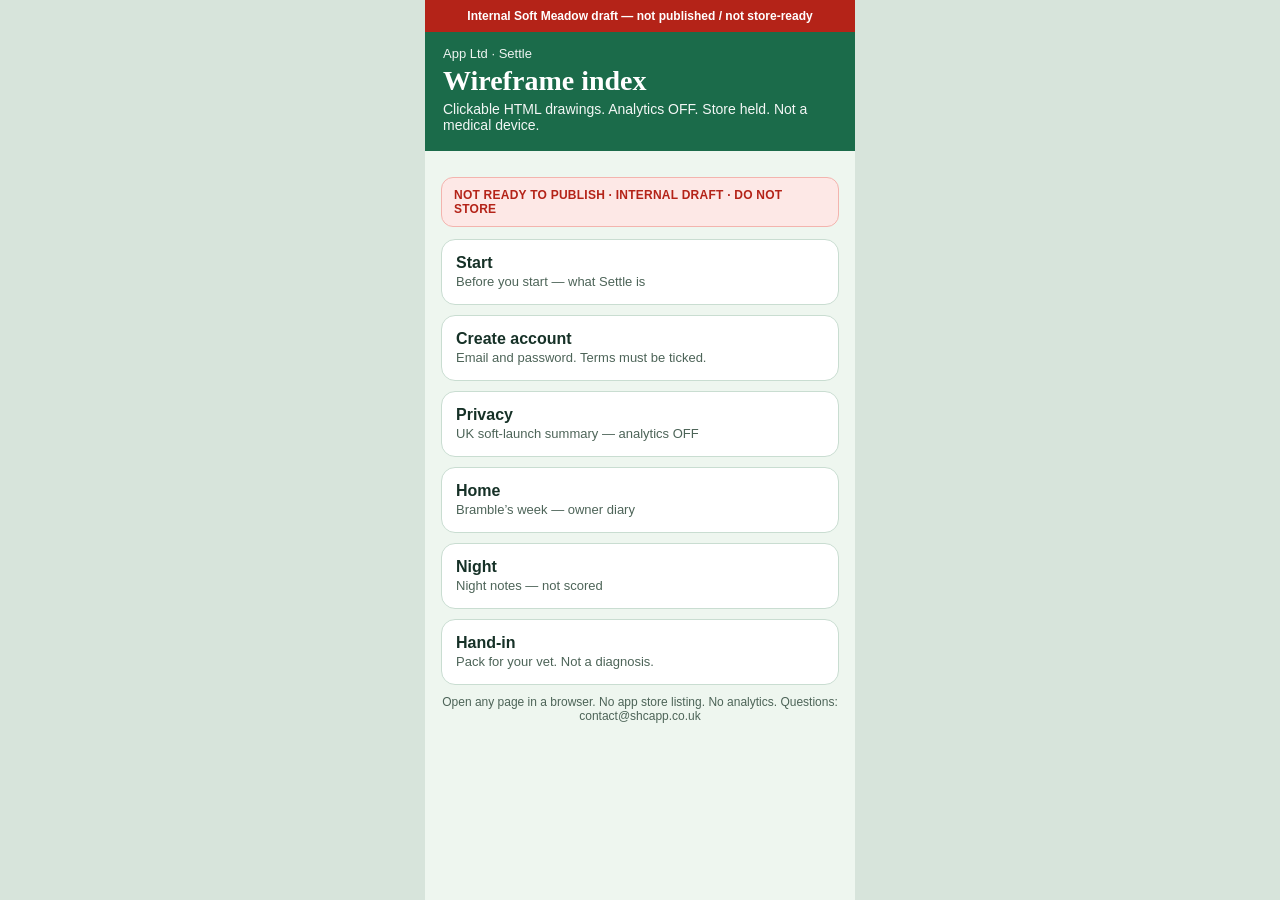
<file: index.html>
<!DOCTYPE html>
<html lang="en-GB">
<head>
  <meta charset="utf-8">
  <meta name="viewport" content="width=device-width, initial-scale=1">
  <title>Soft Meadow wireframes — index</title>
  <link rel="stylesheet" href="css/app.css">
</head>
<body>
  <div class="page">
    <div class="draft-top">Internal Soft Meadow draft — not published / not store-ready</div>
    <header class="header">
      <p>App Ltd · Settle</p>
      <h1>Wireframe index</h1>
      <p class="sub">Clickable HTML drawings. Analytics OFF. Store held. Not a medical device.</p>
    </header>
    <main class="main">
      <p class="banner">Not ready to publish · internal draft · do not store</p>
      <ul class="index-list">
        <li><a href="start.html"><b>Start</b><span>Before you start — what Settle is</span></a></li>
        <li><a href="account-create.html"><b>Create account</b><span>Email and password. Terms must be ticked.</span></a></li>
        <li><a href="privacy.html"><b>Privacy</b><span>UK soft-launch summary — analytics OFF</span></a></li>
        <li><a href="home.html"><b>Home</b><span>Bramble’s week — owner diary</span></a></li>
        <li><a href="night.html"><b>Night</b><span>Night notes — not scored</span></a></li>
        <li><a href="hand-in.html"><b>Hand-in</b><span>Pack for your vet. Not a diagnosis.</span></a></li>
      </ul>
      <p class="note">Open any page in a browser. No app store listing. No analytics. Questions: contact@shcapp.co.uk</p>
    </main>
  </div>
</body>
</html>
</file>
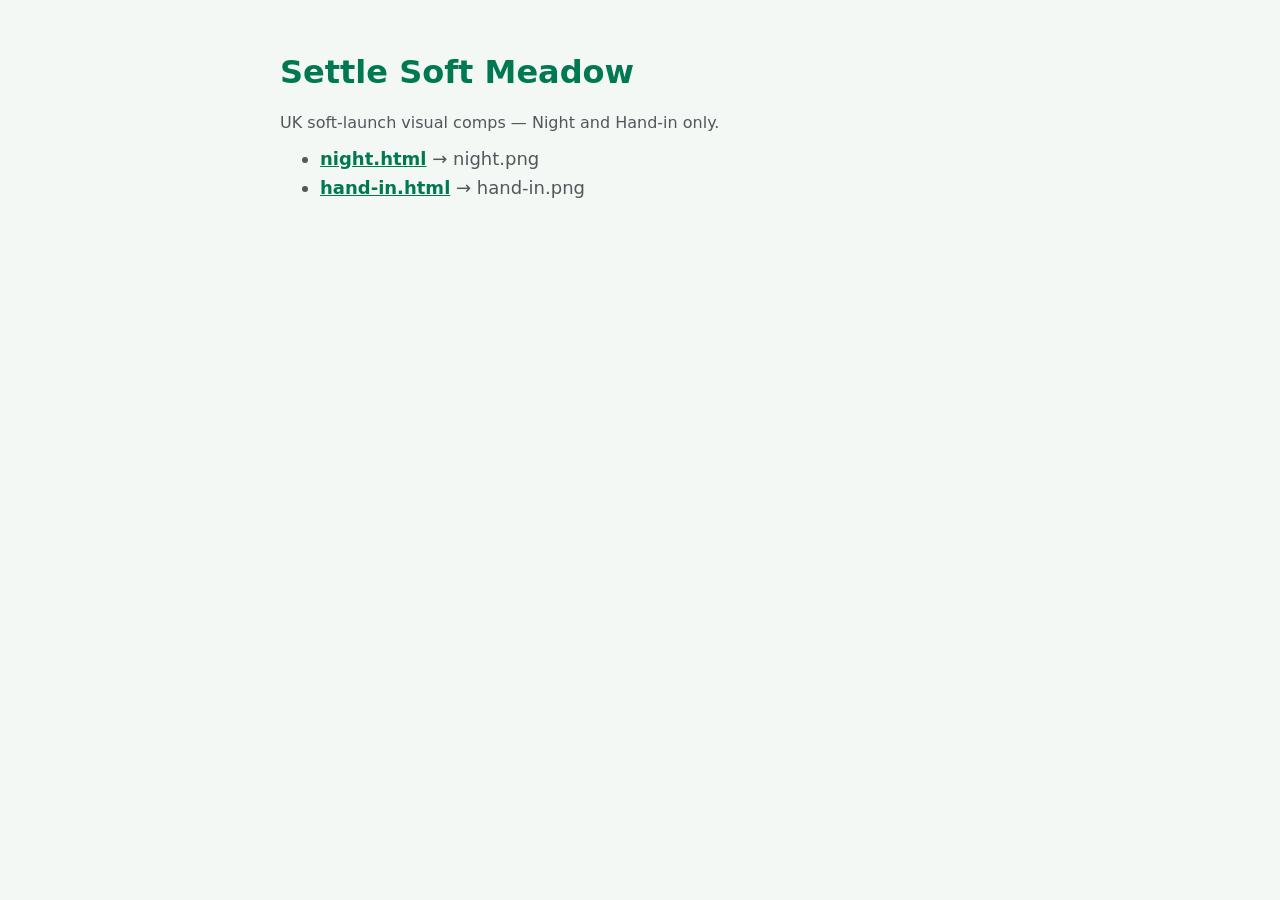
<file: soft-meadow-gapcheck-2026-10-03/index.html>
<!DOCTYPE html>
<html lang="en-GB">
<head>
<meta charset="utf-8" />
<title>Settle Soft Meadow comps</title>
<style>
body{font-family:'Open Sans',system-ui,sans-serif;background:#F3F8F4;color:#53565A;padding:32px;max-width:720px;margin:0 auto}
a{color:#007953;font-weight:700}
li{margin:8px 0;font-size:18px}
h1{color:#007953}
</style>
</head>
<body>
<h1>Settle Soft Meadow</h1>
<p>UK soft-launch visual comps — Night and Hand-in only.</p>
<ul>
<li><a href="night.html">night.html</a> → night.png</li>
<li><a href="hand-in.html">hand-in.html</a> → hand-in.png</li>
</ul>
</body>
</html>
</file>
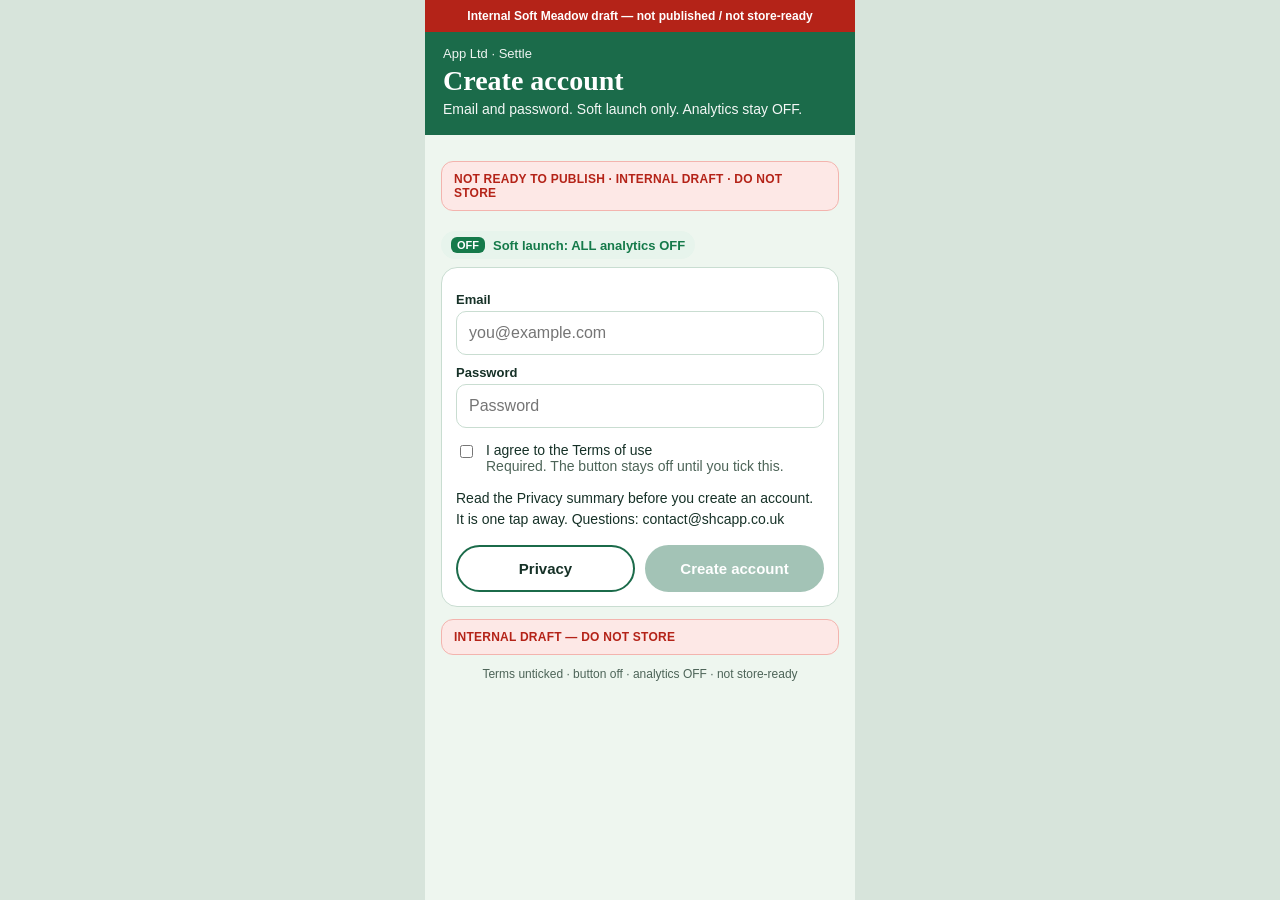
<file: account-create.html>
<!DOCTYPE html>
<html lang="en-GB">
<head>
  <meta charset="utf-8">
  <meta name="viewport" content="width=device-width, initial-scale=1">
  <title>Create account — Soft Meadow draft</title>
  <link rel="stylesheet" href="css/app.css">
</head>
<body>
  <div class="page">
    <div class="draft-top">Internal Soft Meadow draft — not published / not store-ready</div>
    <header class="header">
      <p>App Ltd · Settle</p>
      <h1>Create account</h1>
      <p class="sub">Email and password. Soft launch only. Analytics stay OFF.</p>
    </header>
    <main class="main">
      <p class="banner">Not ready to publish · internal draft · do not store</p>
      <p class="off"><b>OFF</b> Soft launch: ALL analytics OFF</p>
      <form class="card" action="privacy.html" method="get">
        <label class="field" for="email">Email</label>
        <input id="email" name="email" type="email" placeholder="you@example.com" autocomplete="username">
        <label class="field" for="password">Password</label>
        <input id="password" name="password" type="password" placeholder="Password" autocomplete="new-password">
        <label class="check">
          <input id="terms" type="checkbox">
          <span>I agree to the Terms of use<br><span class="muted">Required. The button stays off until you tick this.</span></span>
        </label>
        <p class="muted">Read the Privacy summary before you create an account. It is one tap away. Questions: contact@shcapp.co.uk</p>
        <div class="actions">
          <a class="btn btn-ghost" href="privacy.html">Privacy</a>
          <button class="btn btn-primary" type="submit">Create account</button>
        </div>
      </form>
      <p class="banner">Internal draft — do not store</p>
      <p class="note">Terms unticked · button off · analytics OFF · not store-ready</p>
    </main.
  </div>
</body>
</html>
</file>
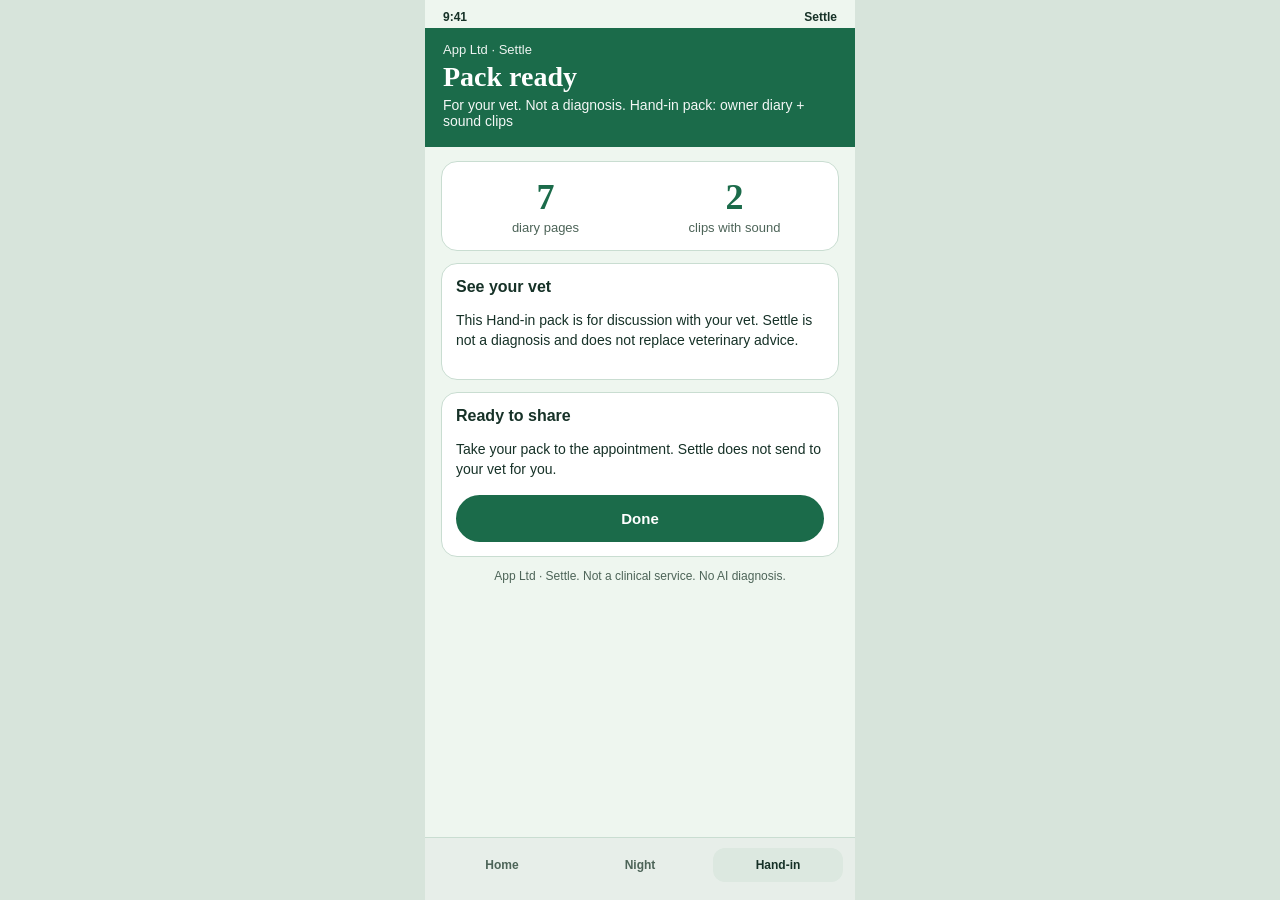
<file: hand-in.html>
<!DOCTYPE html>
<html lang="en-GB">
<head>
  <meta charset="utf-8">
  <meta name="viewport" content="width=device-width, initial-scale=1">
  <title>Hand-in pack — Soft Meadow draft</title>
  <link rel="stylesheet" href="css/app.css">
</head>
<body>
  <div class="page">
    <div class="bar"><span>9:41</span><span>Settle</span></div>
    <header class="header">
      <p>App Ltd · Settle</p>
      <h1>Pack ready</h1>
      <p class="sub">For your vet. Not a diagnosis. Hand-in pack: owner diary + sound clips</p>
    </header>
    <main class="main">
      <section class="card">
        <div class="stats">
          <div><b>7</b><span>diary pages</span></div>
          <div><b>2</b><span>clips with sound</span></div>
        </div>
      </section>
      <section class="card">
        <h2>See your vet</h2>
        <p>This Hand-in pack is for discussion with your vet. Settle is not a diagnosis and does not replace veterinary advice.</p>
      </section>
      <section class="card">
        <h2>Ready to share</h2>
        <p>Take your pack to the appointment. Settle does not send to your vet for you.</p>
        <div class="actions">
          <a class="btn btn-primary" href="home.html">Done</a>
        </div>
      </section>
      <p class="note">App Ltd · Settle. Not a clinical service. No AI diagnosis.</p>
    </main>
    <nav class="nav">
      <a href="home.html">Home</a>
      <a href="night.html">Night</a>
      <a class="on" href="hand-in.html">Hand-in</a>
    </nav>
  </div>
</body>
</html>
</file>
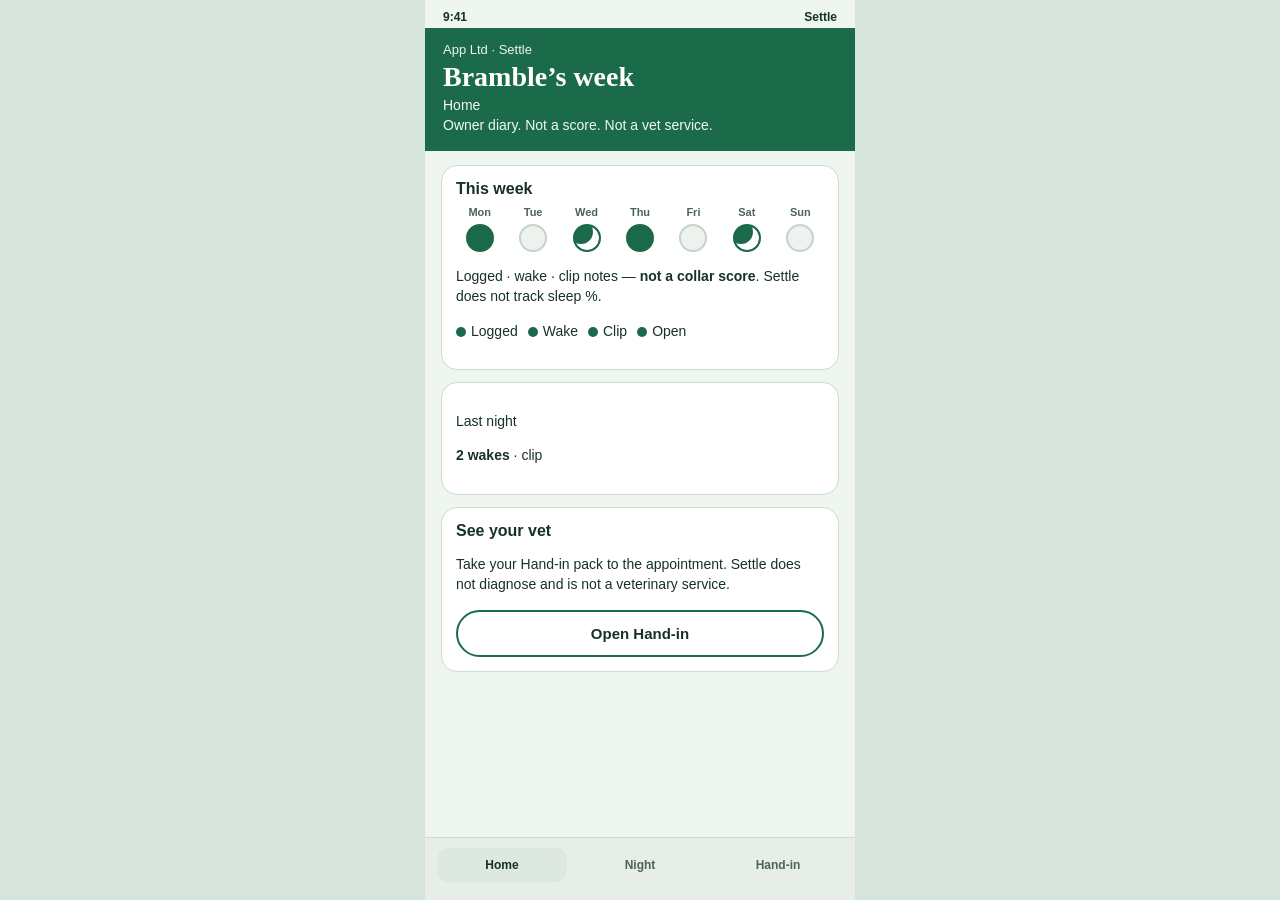
<file: home.html>
<!DOCTYPE html>
<html lang="en-GB">
<head>
  <meta charset="utf-8">
  <meta name="viewport" content="width=device-width, initial-scale=1">
  <title>Home — Soft Meadow draft</title>
  <link rel="stylesheet" href="css/app.css">
</head>
<body>
  <div class="page">
    <div class="bar"><span>9:41</span><span>Settle</span></div>
    <header class="header">
      <p>App Ltd · Settle</p>
      <h1>Bramble’s week</h1>
      <p class="sub">Home</p>
      <p class="sub">Owner diary. Not a score. Not a vet service.</p>
    </header>
    <main class="main">
      <section class="card">
        <h2>This week</h2>
        <div class="week">
          <div>Mon<div class="dot logged"></div></div>
          <div>Tue<div class="dot open"></div></div>
          <div>Wed<div class="dot wake"></div></div>
          <div>Thu<div class="dot logged"></div></div>
          <div>Fri<div class="dot open"></div></div>
          <div>Sat<div class="dot wake"></div></div>
          <div>Sun<div class="dot open"></div></div>
        </div>
        <p class="muted">Logged · wake · clip notes — <strong>not a collar score</strong>. Settle does not track sleep %.</p>
        <p class="key"><span>Logged</span><span>Wake</span><span>Clip</span><span>Open</span></p>
      </section>
      <section class="card">
        <p class="muted">Last night</p>
        <p><strong>2 wakes</strong> · clip</p>
      </section>
      <section class="card">
        <h2>See your vet</h2>
        <p>Take your Hand-in pack to the appointment. Settle does not diagnose and is not a veterinary service.</p>
        <div class="actions">
          <a class="btn btn-ghost" href="hand-in.html">Open Hand-in</a>
        </div>
      </section>
    </main>
    <nav class="nav">
      <a class="on" href="home.html">Home</a>
      <a href="night.html">Night</a>
      <a href="hand-in.html">Hand-in</a>
    </nav>
  </div>
</body>
</html>
</file>
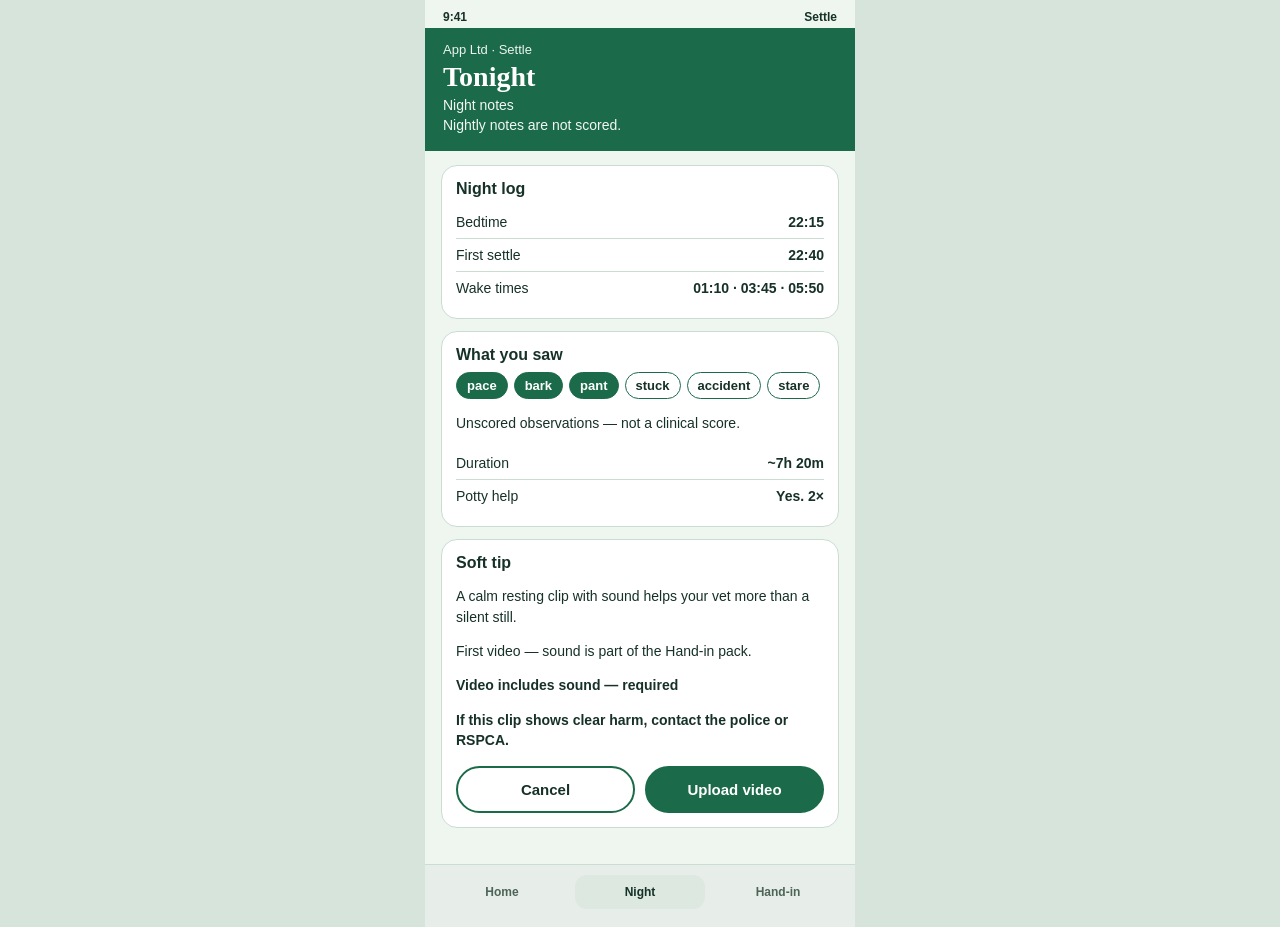
<file: night.html>
<!DOCTYPE html>
<html lang="en-GB">
<head>
  <meta charset="utf-8">
  <meta name="viewport" content="width=device-width, initial-scale=1">
  <title>Night notes — Soft Meadow draft</title>
  <link rel="stylesheet" href="css/app.css">
</head>
<body>
  <div class="page">
    <div class="bar"><span>9:41</span><span>Settle</span></div>
    <header class="header">
      <p>App Ltd · Settle</p>
      <h1>Tonight</h1>
      <p class="sub">Night notes</p>
      <p class="sub">Nightly notes are not scored.</p>
    </header>
    <main class="main">
      <section class="card">
        <h2>Night log</h2>
        <div class="row"><span>Bedtime</span><strong>22:15</strong></div>
        <div class="row"><span>First settle</span><strong>22:40</strong></div>
        <div class="row"><span>Wake times</span><strong>01:10 · 03:45 · 05:50</strong></div>
      </section>
      <section class="card">
        <h2>What you saw</h2>
        <div class="chips">
          <span class="chip on">pace</span>
          <span class="chip on">bark</span>
          <span class="chip on">pant</span>
          <span class="chip">stuck</span>
          <span class="chip">accident</span>
          <span class="chip">stare</span>
        </div>
        <p class="muted">Unscored observations — not a clinical score.</p>
        <div class="row"><span>Duration</span><strong>~7h 20m</strong></div>
        <div class="row"><span>Potty help</span><strong>Yes. 2×</strong></div>
      </section>
      <section class="card">
        <h2>Soft tip</h2>
        <p>A calm resting clip with sound helps your vet more than a silent still.</p>
        <p class="muted">First video — sound is part of the Hand-in pack.</p>
        <p><strong>Video includes sound — required</strong></p>
        <p class="warn">If this clip shows clear harm, contact the police or RSPCA.</p>
        <div class="actions">
          <a class="btn btn-ghost" href="home.html">Cancel</a>
          <a class="btn btn-primary" href="hand-in.html">Upload video</a>
        </div>
      </section>
    </main>
    <nav class="nav">
      <a href="home.html">Home</a>
      <a class="on" href="night.html">Night</a>
      <a href="hand-in.html">Hand-in</a>
    </nav>
  </div>
</body>
</html>
</file>
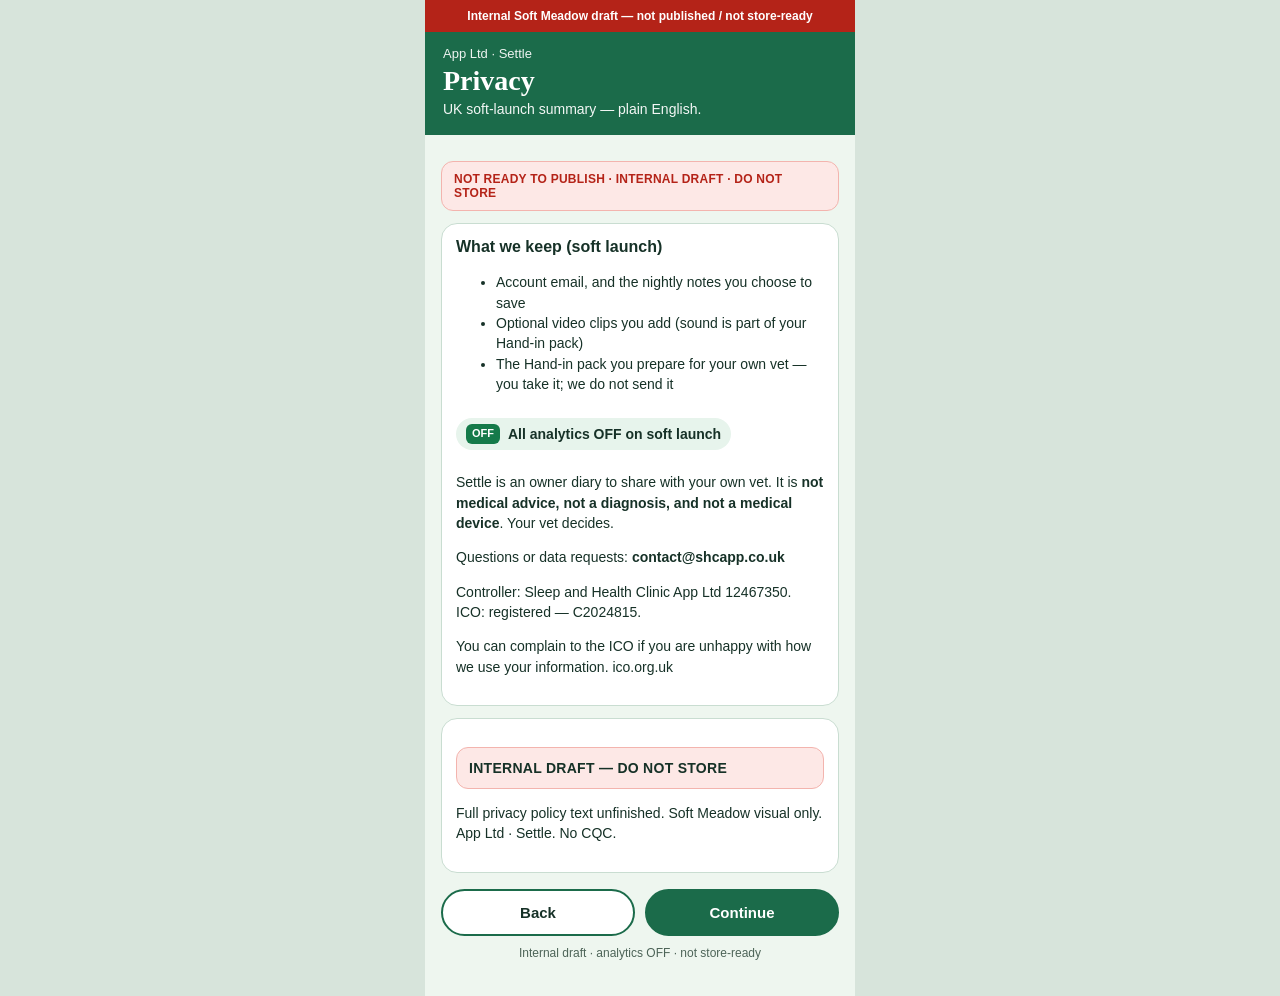
<file: privacy.html>
<!DOCTYPE html>
<html lang="en-GB">
<head>
  <meta charset="utf-8">
  <meta name="viewport" content="width=device-width, initial-scale=1">
  <title>Privacy — Soft Meadow draft</title>
  <link rel="stylesheet" href="css/app.css">
</head>
<body>
  <div class="page">
    <div class="draft-top">Internal Soft Meadow draft — not published / not store-ready</div>
    <header class="header">
      <p>App Ltd · Settle</p>
      <h1>Privacy</h1>
      <p class="sub">UK soft-launch summary — plain English.</p>
    </header>
    <main class="main">
      <p class="banner">Not ready to publish · internal draft · do not store</p>
      <section class="card">
        <h2>What we keep (soft launch)</h2>
        <ul>
          <li>Account email, and the nightly notes you choose to save</li>
          <li>Optional video clips you add (sound is part of your Hand-in pack)</li>
          <li>The Hand-in pack you prepare for your own vet — you take it; we do not send it</li>
        </ul>
        <p class="off"><b>OFF</b> All analytics OFF on soft launch</p>
        <p>Settle is an owner diary to share with your own vet. It is <strong>not medical advice, not a diagnosis, and not a medical device</strong>. Your vet decides.</p>
        <p>Questions or data requests: <strong>contact@shcapp.co.uk</strong></p>
        <p>Controller: Sleep and Health Clinic App Ltd 12467350. ICO: registered — C2024815.</p>
        <p class="muted">You can complain to the ICO if you are unhappy with how we use your information. ico.org.uk</p>
      </section>
      <section class="card">
        <p class="banner">Internal draft — do not store</p>
        <p class="muted">Full privacy policy text unfinished. Soft Meadow visual only. App Ltd · Settle. No CQC.</p>
      </section>
      <div class="actions">
        <a class="btn btn-ghost" href="account-create.html">Back</a>
        <a class="btn btn-primary" href="home.html">Continue</a>
      </div>
      <p class="note">Internal draft · analytics OFF · not store-ready</p>
    </main>
  </div>
</body>
</html>
</file>
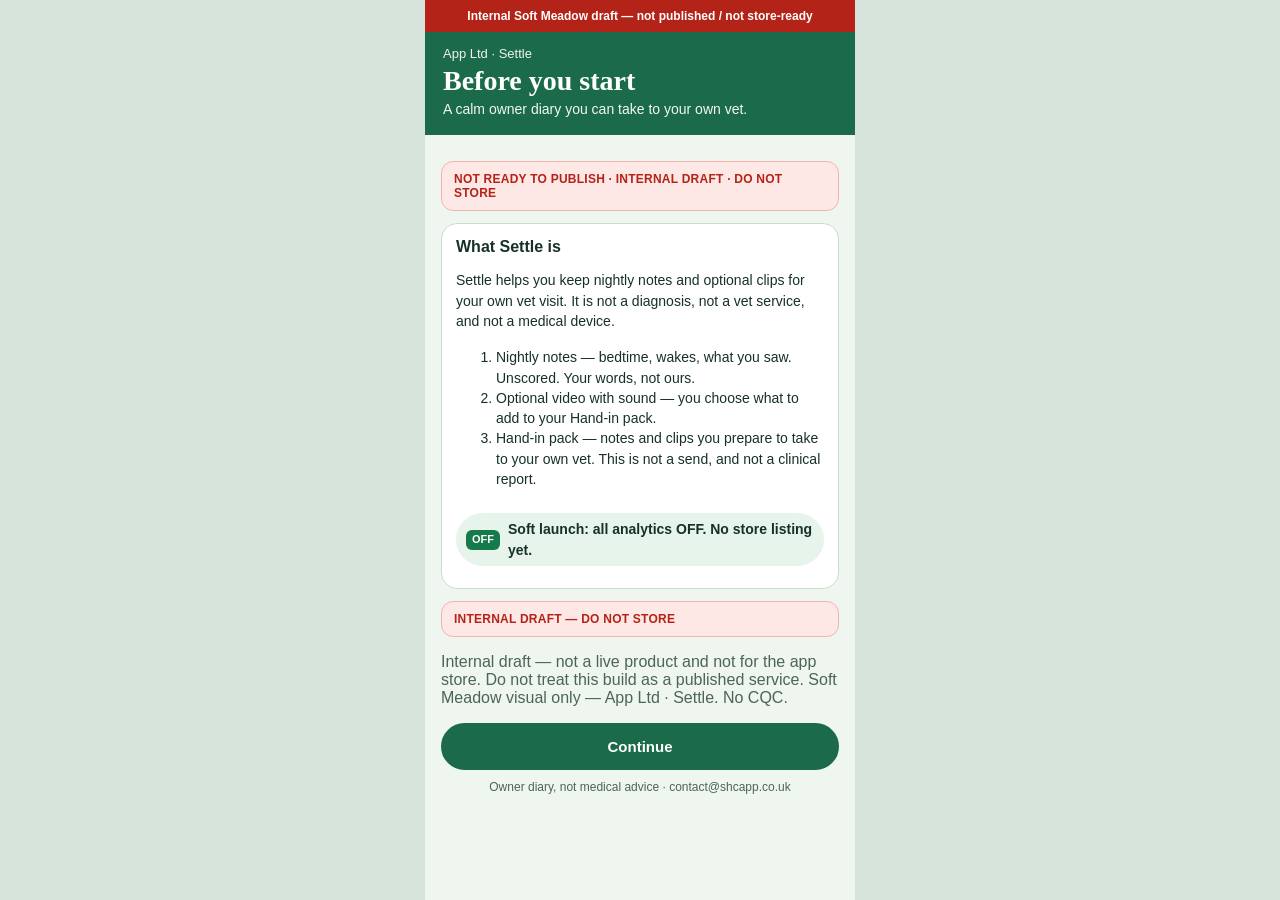
<file: start.html>
<!DOCTYPE html>
<html lang="en-GB">
<head>
  <meta charset="utf-8">
  <meta name="viewport" content="width=device-width, initial-scale=1">
  <title>Before you start — Soft Meadow draft</title>
  <link rel="stylesheet" href="css/app.css">
</head>
<body>
  <div class="page">
    <div class="draft-top">Internal Soft Meadow draft — not published / not store-ready</div>
    <header class="header">
      <p>App Ltd · Settle</p>
      <h1>Before you start</h1>
      <p class="sub">A calm owner diary you can take to your own vet.</p>
    </header>
    <main class="main">
      <p class="banner">Not ready to publish · internal draft · do not store</p>
      <section class="card">
        <h2>What Settle is</h2>
        <p>Settle helps you keep nightly notes and optional clips for your own vet visit. It is not a diagnosis, not a vet service, and not a medical device.</p>
        <ol>
          <li>Nightly notes — bedtime, wakes, what you saw. Unscored. Your words, not ours.</li>
          <li>Optional video with sound — you choose what to add to your Hand-in pack.</li>
          <li>Hand-in pack — notes and clips you prepare to take to your own vet. This is not a send, and not a clinical report.</li>
        </ol>
        <p class="off"><b>OFF</b> Soft launch: all analytics OFF. No store listing yet.</p>
      </section>
      <p class="banner">Internal draft — do not store</p>
      <p class="muted">Internal draft — not a live product and not for the app store. Do not treat this build as a published service. Soft Meadow visual only — App Ltd · Settle. No CQC.</p>
      <div class="actions">
        <a class="btn btn-primary" href="account-create.html">Continue</a>
      </div>
      <p class="note">Owner diary, not medical advice · contact@shcapp.co.uk</p>
    </main>
  </div>
</body>
</html>
</file>
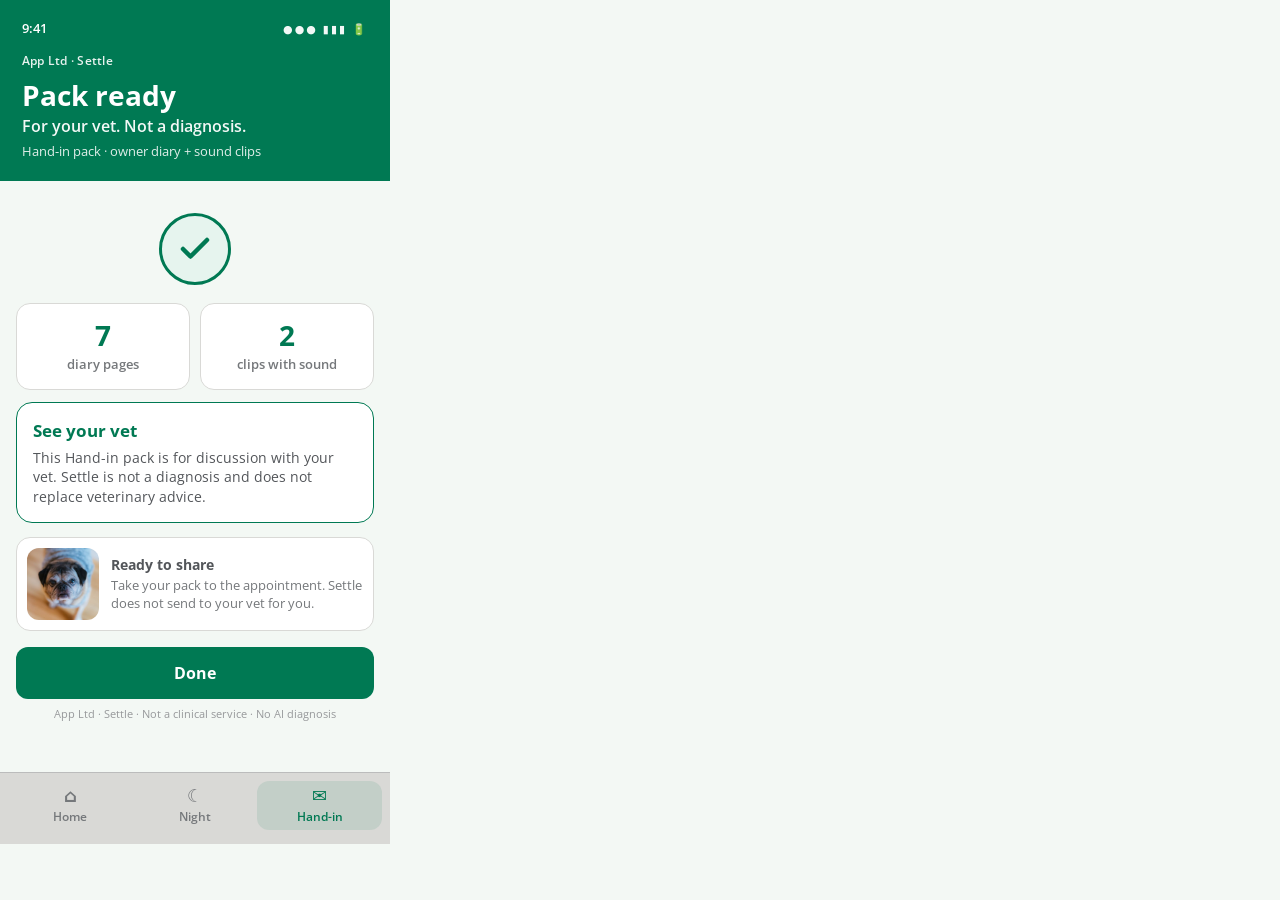
<file: soft-meadow-gapcheck-2026-10-03/hand-in.html>
<!DOCTYPE html>
<html lang="en-GB">
<head>
<meta charset="utf-8" />
<meta name="viewport" content="width=device-width, initial-scale=1" />
<title>Settle Soft Meadow — Hand-in</title>
<style>
@import url('https://fonts.googleapis.com/css2?family=Open+Sans:wght@400;600;700&display=swap');
:root {
  --primary: #007953;
  --bg: #F3F8F4;
  --cg1: #D9D9D6;
  --cg4: #BBBCBC;
  --cg7: #97999B;
  --cg9: #75787B;
  --cg11: #53565A;
  --white: #FFFFFF;
}
* { box-sizing: border-box; margin: 0; padding: 0; }
html, body {
  background: #E8ECE9;
  font-family: 'Open Sans', system-ui, sans-serif;
  color: var(--cg11);
  -webkit-font-smoothing: antialiased;
}
.stage {
  min-height: 100vh;
  display: flex;
  align-items: flex-start;
  justify-content: center;
  padding: 24px;
}
.phone {
  width: 390px;
  height: 844px;
  background: var(--bg);
  border-radius: 36px;
  overflow: hidden;
  position: relative;
  box-shadow: 0 18px 48px rgba(83,86,90,0.22);
  border: 1px solid var(--cg4);
  display: flex;
  flex-direction: column;
}
.status {
  height: 44px;
  padding: 12px 22px 0;
  display: flex;
  justify-content: space-between;
  align-items: center;
  font-size: 13px;
  font-weight: 600;
  color: var(--white);
  background: var(--primary);
}
.status .icons { letter-spacing: 2px; font-size: 11px; opacity: 0.95; }
.header {
  background: var(--primary);
  color: var(--white);
  padding: 8px 22px 20px;
}
.brand {
  font-size: 12px;
  font-weight: 600;
  opacity: 0.9;
  margin-bottom: 10px;
  letter-spacing: 0.02em;
}
.header h1 {
  font-size: 28px;
  font-weight: 700;
  line-height: 1.15;
  margin-bottom: 4px;
}
.header .sub {
  font-size: 16px;
  font-weight: 600;
  opacity: 0.95;
  margin-bottom: 6px;
}
.header .note {
  font-size: 13px;
  font-weight: 400;
  opacity: 0.88;
  line-height: 1.35;
}
.scroll {
  flex: 1;
  overflow-y: auto;
  padding: 16px 16px 12px;
  padding-bottom: 88px;
}
.card {
  background: var(--white);
  border: 1px solid var(--cg1);
  border-radius: 16px;
  padding: 14px 16px;
  margin-bottom: 12px;
}
.card h2 {
  font-size: 15px;
  font-weight: 700;
  color: var(--cg11);
  margin-bottom: 10px;
}
.label {
  font-size: 13px;
  font-weight: 600;
  color: var(--cg9);
  margin-bottom: 6px;
}
.field {
  background: var(--bg);
  border: 1.5px solid var(--cg1);
  border-radius: 12px;
  min-height: 48px;
  padding: 12px 14px;
  font-size: 18px;
  font-weight: 600;
  color: var(--cg11);
  display: flex;
  align-items: center;
  margin-bottom: 10px;
}
.field:last-child { margin-bottom: 0; }
.chips {
  display: flex;
  flex-wrap: wrap;
  gap: 8px;
}
.chip {
  min-height: 48px;
  padding: 10px 16px;
  border-radius: 999px;
  border: 1.5px solid var(--cg4);
  background: var(--bg);
  font-size: 15px;
  font-weight: 600;
  color: var(--cg11);
  display: inline-flex;
  align-items: center;
}
.chip.on {
  border-color: var(--primary);
  background: #E6F4EE;
  color: var(--primary);
}
.chip-caption {
  font-size: 12px;
  color: var(--cg9);
  margin-top: 8px;
}
.row2 {
  display: grid;
  grid-template-columns: 1fr 1fr;
  gap: 10px;
}
.sheet {
  background: var(--white);
  border: 2px solid var(--primary);
  border-radius: 18px;
  padding: 16px;
  margin-bottom: 12px;
  box-shadow: 0 8px 24px rgba(0,121,83,0.12);
}
.sheet h2 {
  font-size: 17px;
  font-weight: 700;
  color: var(--cg11);
  margin-bottom: 8px;
}
.sound-badge {
  display: inline-flex;
  align-items: center;
  gap: 8px;
  background: #E6F4EE;
  color: var(--primary);
  border-radius: 10px;
  padding: 10px 12px;
  font-size: 14px;
  font-weight: 700;
  margin: 8px 0 10px;
  min-height: 44px;
}
.sound-badge .dot {
  width: 10px;
  height: 10px;
  border-radius: 50%;
  background: var(--primary);
}
.harm {
  font-size: 13px;
  line-height: 1.4;
  color: var(--cg11);
  background: #FFF8F0;
  border: 1px solid #F0E0C8;
  border-radius: 10px;
  padding: 10px 12px;
  margin-bottom: 14px;
}
.sheet-actions {
  display: grid;
  grid-template-columns: 1fr 1fr;
  gap: 10px;
}
.btn {
  min-height: 48px;
  border-radius: 12px;
  font-family: inherit;
  font-size: 16px;
  font-weight: 700;
  display: flex;
  align-items: center;
  justify-content: center;
  border: none;
  cursor: default;
}
.btn-ghost {
  background: var(--white);
  border: 2px solid var(--cg4);
  color: var(--cg11);
}
.btn-primary {
  background: var(--primary);
  color: var(--white);
}
.tip {
  display: flex;
  gap: 12px;
  align-items: center;
  background: var(--white);
  border: 1px solid var(--cg1);
  border-radius: 14px;
  padding: 10px;
  margin-bottom: 12px;
}
.tip img {
  width: 64px;
  height: 64px;
  object-fit: cover;
  border-radius: 12px;
  flex-shrink: 0;
}
.tip p {
  font-size: 13px;
  line-height: 1.35;
  color: var(--cg9);
}
.tip strong {
  display: block;
  color: var(--cg11);
  font-size: 14px;
  margin-bottom: 2px;
}
.nav {
  position: absolute;
  left: 0; right: 0; bottom: 0;
  height: 72px;
  background: var(--cg1);
  border-top: 1px solid var(--cg4);
  display: grid;
  grid-template-columns: 1fr 1fr 1fr;
  padding: 8px 8px 14px;
}
.nav a {
  text-decoration: none;
  display: flex;
  flex-direction: column;
  align-items: center;
  justify-content: center;
  gap: 4px;
  font-size: 12px;
  font-weight: 600;
  color: var(--cg9);
  border-radius: 12px;
}
.nav a.active {
  color: var(--primary);
  background: rgba(0,121,83,0.10);
}
.nav .ico {
  font-size: 18px;
  line-height: 1;
}
.success-wrap {
  text-align: center;
  padding: 8px 0 4px;
}
.tick {
  width: 72px;
  height: 72px;
  border-radius: 50%;
  background: #E6F4EE;
  border: 3px solid var(--primary);
  display: inline-flex;
  align-items: center;
  justify-content: center;
  margin: 8px auto 14px;
}
.tick svg { width: 36px; height: 36px; }
.counts {
  display: grid;
  grid-template-columns: 1fr 1fr;
  gap: 10px;
  margin-bottom: 12px;
}
.count {
  background: var(--white);
  border: 1px solid var(--cg1);
  border-radius: 14px;
  padding: 16px 12px;
  text-align: center;
}
.count .n {
  font-size: 28px;
  font-weight: 700;
  color: var(--primary);
  line-height: 1.1;
}
.count .t {
  font-size: 13px;
  color: var(--cg9);
  margin-top: 4px;
  font-weight: 600;
}
.vet-card {
  background: var(--white);
  border: 1.5px solid var(--primary);
  border-radius: 16px;
  padding: 16px;
  margin-bottom: 14px;
  text-align: left;
}
.vet-card h3 {
  font-size: 17px;
  font-weight: 700;
  color: var(--primary);
  margin-bottom: 6px;
}
.vet-card p {
  font-size: 14px;
  line-height: 1.4;
  color: var(--cg11);
}
.warm {
  display: flex;
  gap: 12px;
  align-items: center;
  background: var(--white);
  border: 1px solid var(--cg1);
  border-radius: 14px;
  padding: 10px;
  margin-bottom: 16px;
  text-align: left;
}
.warm img {
  width: 72px;
  height: 72px;
  object-fit: cover;
  border-radius: 12px;
}
.warm p {
  font-size: 13px;
  color: var(--cg9);
  line-height: 1.35;
}
.warm strong {
  display: block;
  color: var(--cg11);
  font-size: 14px;
  margin-bottom: 2px;
}
.done-btn {
  width: 100%;
  min-height: 52px;
  margin-bottom: 8px;
}
.legal-tiny {
  font-size: 11px;
  color: var(--cg7);
  text-align: center;
  line-height: 1.35;
  margin-top: 4px;
}
</style>

<style id="capture">
html, body { background: #F3F8F4 !important; margin:0 !important; padding:0 !important; }
.stage { padding: 0 !important; min-height: auto !important; display:block !important; }
.phone { border-radius: 0 !important; box-shadow: none !important; border: none !important; width:390px !important; height:844px !important; }
</style>
</head>
<body>
<div class="stage">
  <div class="phone" id="frame">
    <div class="status">
      <span>9:41</span>
      <span class="icons">●●●  ▮▮▮  🔋</span>
    </div>
    <div class="header">
      <div class="brand">App Ltd · Settle</div>
      <h1>Pack ready</h1>
      <div class="sub">For your vet. Not a diagnosis.</div>
      <div class="note">Hand-in pack · owner diary + sound clips</div>
    </div>
    <div class="scroll">
      <div class="success-wrap">
        <div class="tick" aria-hidden="true">
          <svg viewBox="0 0 24 24" fill="none" stroke="#007953" stroke-width="3" stroke-linecap="round" stroke-linejoin="round">
            <polyline points="20 6 9 17 4 12"></polyline>
          </svg>
        </div>
      </div>

      <div class="counts">
        <div class="count">
          <div class="n">7</div>
          <div class="t">diary pages</div>
        </div>
        <div class="count">
          <div class="n">2</div>
          <div class="t">clips with sound</div>
        </div>
      </div>

      <div class="vet-card">
        <h3>See your vet</h3>
        <p>This Hand-in pack is for discussion with your vet. Settle is not a diagnosis and does not replace veterinary advice.</p>
      </div>

      <div class="warm">
        <img src="senior-pug.jpg" alt="Senior pug warmth cue" width="72" height="72" />
        <p><strong>Ready to share</strong>Take your pack to the appointment. Settle does not send to your vet for you.</p>
      </div>

      <div class="btn btn-primary done-btn">Done</div>
      <p class="legal-tiny">App Ltd · Settle · Not a clinical service · No AI diagnosis</p>
    </div>

    <nav class="nav" aria-label="Primary">
      <a href="#"><span class="ico">⌂</span>Home</a>
      <a href="night.html"><span class="ico">☾</span>Night</a>
      <a class="active" href="#"><span class="ico">✉</span>Hand-in</a>
    </nav>
  </div>
</div>
</body>
</html>
</file>
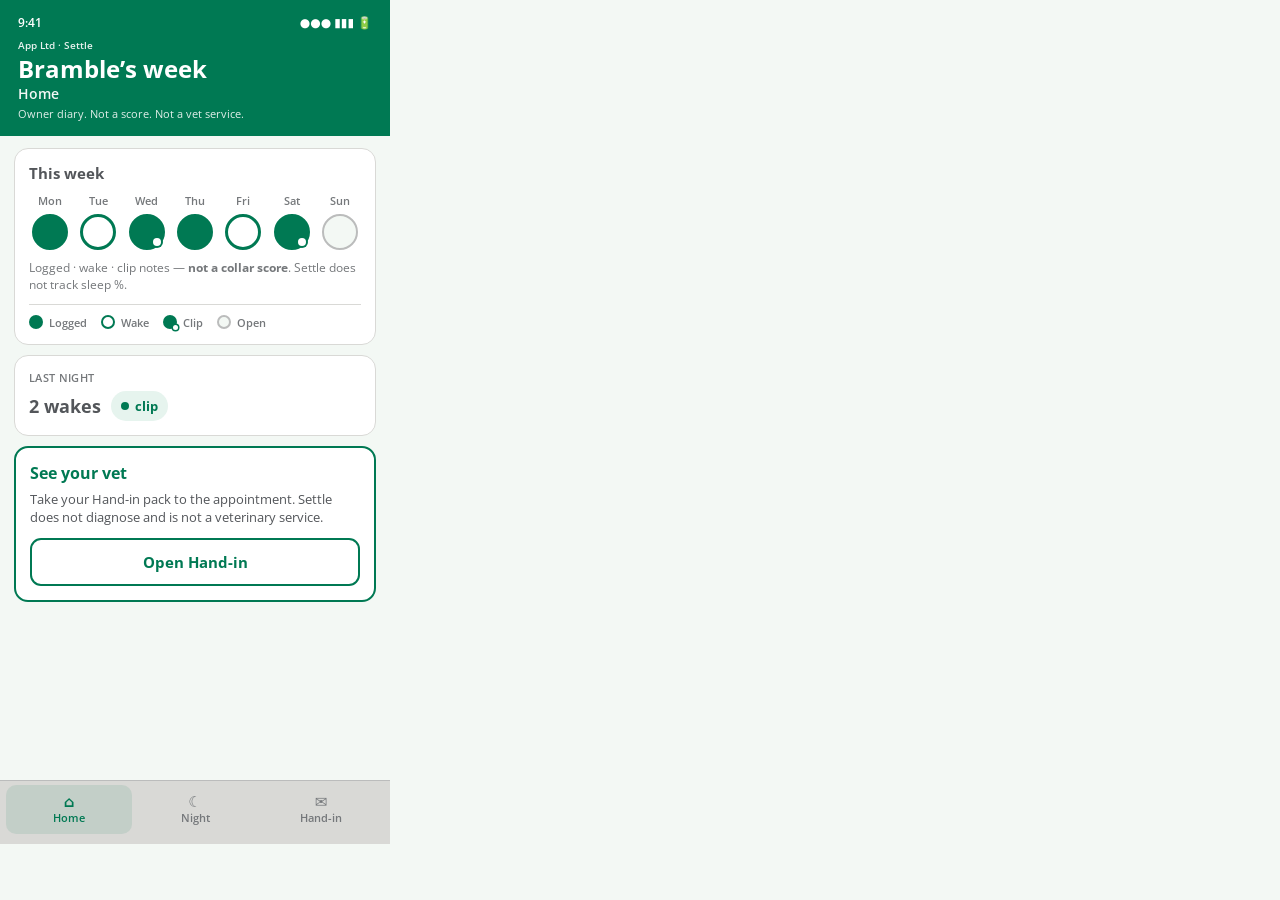
<file: soft-meadow-gapcheck-2026-10-03/home.html>
<!DOCTYPE html>
<html lang="en-GB">
<head>
<meta charset="utf-8" />
<meta name="viewport" content="width=device-width, initial-scale=1" />
<title>Settle Soft Meadow — Home</title>
<link href="https://fonts.googleapis.com/css2?family=Open+Sans:wght@400;600;700&display=swap" rel="stylesheet" />
<style>
:root{--primary:#007953;--bg:#F3F8F4;--cg1:#D9D9D6;--cg4:#BBBCBC;--cg7:#97999B;--cg9:#75787B;--cg11:#53565A;--white:#FFF}
*{box-sizing:border-box;margin:0;padding:0}
html,body{background:#E8ECE9;font-family:"Open Sans",system-ui,sans-serif;color:var(--cg11);-webkit-font-smoothing:antialiased}
.stage{min-height:100vh;display:flex;align-items:flex-start;justify-content:center;padding:24px}
.phone{width:390px;height:844px;background:var(--bg);border-radius:36px;overflow:hidden;position:relative;box-shadow:0 18px 48px rgba(83,86,90,.22);border:1px solid var(--cg4);display:flex;flex-direction:column}
.status{height:36px;padding:8px 18px 0;display:flex;justify-content:space-between;align-items:center;font-size:12px;font-weight:600;color:#fff;background:var(--primary);flex-shrink:0}
.header{background:var(--primary);color:#fff;padding:2px 18px 14px;flex-shrink:0}
.brand{font-size:10px;font-weight:600;opacity:.9;margin-bottom:4px}
.header h1{font-size:24px;font-weight:700;line-height:1.1;margin-bottom:2px}
.header .sub{font-size:14px;font-weight:600;opacity:.95;margin-bottom:4px}
.header .note{font-size:11px;opacity:.88;line-height:1.35}
.scroll{flex:1;overflow:hidden;padding:12px 14px 0;padding-bottom:78px}
.card{background:#fff;border:1px solid var(--cg1);border-radius:14px;padding:14px 14px;margin-bottom:10px}
.card h2{font-size:15px;font-weight:700;margin-bottom:10px;color:var(--cg11)}
.week{display:flex;justify-content:space-between;gap:6px;margin-bottom:10px}
.day{display:flex;flex-direction:column;align-items:center;gap:6px;flex:1}
.day .lbl{font-size:11px;font-weight:600;color:var(--cg9)}
.dot{width:36px;height:36px;border-radius:50%;position:relative;display:flex;align-items:center;justify-content:center;background:var(--bg);border:2.5px solid var(--cg4)}
.dot.logged{background:var(--primary);border-color:var(--primary)}
.dot.wake{background:transparent;border-color:var(--primary);border-width:3px}
.dot.clip{background:var(--primary);border-color:var(--primary)}
.dot.clip::after{content:"";position:absolute;width:8px;height:8px;border-radius:50%;background:#fff;box-shadow:0 0 0 2px var(--primary);bottom:2px;right:2px}
.caption{font-size:12px;color:var(--cg9);line-height:1.4}
.legend{display:flex;flex-wrap:wrap;gap:10px 14px;margin-top:10px;padding-top:10px;border-top:1px solid var(--cg1)}
.leg{display:flex;align-items:center;gap:6px;font-size:11px;font-weight:600;color:var(--cg9)}
.leg .s{width:14px;height:14px;border-radius:50%;flex-shrink:0}
.leg .s.logged{background:var(--primary)}
.leg .s.wake{border:2.5px solid var(--primary);background:transparent}
.leg .s.clip{background:var(--primary);position:relative}
.leg .s.clip::after{content:"";position:absolute;width:5px;height:5px;border-radius:50%;background:#fff;bottom:-1px;right:-1px;box-shadow:0 0 0 1.5px var(--primary)}
.leg .s.empty{background:var(--bg);border:2px solid var(--cg4)}
.vet{background:#fff;border:2px solid var(--primary);border-radius:14px;padding:14px;margin-bottom:10px}
.vet h2{font-size:16px;font-weight:700;color:var(--primary);margin-bottom:6px}
.vet p{font-size:13px;line-height:1.4;color:var(--cg11);margin-bottom:12px}
.btn-outline{min-height:48px;border-radius:11px;font-family:inherit;font-size:15px;font-weight:700;display:flex;align-items:center;justify-content:center;background:#fff;border:2px solid var(--primary);color:var(--primary);text-decoration:none}
.snap{background:#fff;border:1px solid var(--cg1);border-radius:14px;padding:14px;margin-bottom:10px}
.snap .label{font-size:11px;font-weight:600;color:var(--cg9);margin-bottom:6px;text-transform:uppercase;letter-spacing:.03em}
.snap .row{display:flex;align-items:center;gap:10px}
.snap .stat{font-size:18px;font-weight:700;color:var(--cg11)}
.snap .pip{display:inline-flex;align-items:center;gap:6px;background:#E6F4EE;color:var(--primary);font-size:13px;font-weight:700;padding:6px 10px;border-radius:999px}
.snap .pip .d{width:8px;height:8px;border-radius:50%;background:var(--primary)}
.nav{position:absolute;left:0;right:0;bottom:0;height:64px;background:var(--cg1);border-top:1px solid var(--cg4);display:grid;grid-template-columns:1fr 1fr 1fr;padding:4px 6px 10px;z-index:2}
.nav a{text-decoration:none;display:flex;flex-direction:column;align-items:center;justify-content:center;gap:1px;font-size:11px;font-weight:600;color:var(--cg9);border-radius:10px}
.nav a.active{color:var(--primary);background:rgba(0,121,83,.10)}
.nav .ico{font-size:15px;line-height:1}
</style>
<style id="capture">
html,body{background:#F3F8F4!important;margin:0!important;padding:0!important}
.stage{padding:0!important;min-height:auto!important;display:block!important}
.phone{border-radius:0!important;box-shadow:none!important;border:none!important;width:390px!important;height:844px!important}
</style>
</head>
<body>
<div class="stage"><div class="phone" id="frame">
<div class="status"><span>9:41</span><span>●●●  ▮▮▮  🔋</span></div>
<div class="header">
  <div class="brand">App Ltd · Settle</div>
  <h1>Bramble’s week</h1>
  <div class="sub">Home</div>
  <div class="note">Owner diary. Not a score. Not a vet service.</div>
</div>
<div class="scroll">
  <div class="card">
    <h2>This week</h2>
    <div class="week" aria-label="Weekly notes — logged, wake, clip">
      <div class="day"><span class="lbl">Mon</span><span class="dot logged" title="Logged"></span></div>
      <div class="day"><span class="lbl">Tue</span><span class="dot wake" title="Wake noted"></span></div>
      <div class="day"><span class="lbl">Wed</span><span class="dot clip" title="Logged + clip"></span></div>
      <div class="day"><span class="lbl">Thu</span><span class="dot logged" title="Logged"></span></div>
      <div class="day"><span class="lbl">Fri</span><span class="dot wake" title="Wake noted"></span></div>
      <div class="day"><span class="lbl">Sat</span><span class="dot clip" title="Logged + clip"></span></div>
      <div class="day"><span class="lbl">Sun</span><span class="dot" title="Not yet"></span></div>
    </div>
    <p class="caption">Logged · wake · clip notes — <strong>not a collar score</strong>. Settle does not track sleep %.</p>
    <div class="legend">
      <span class="leg"><span class="s logged"></span>Logged</span>
      <span class="leg"><span class="s wake"></span>Wake</span>
      <span class="leg"><span class="s clip"></span>Clip</span>
      <span class="leg"><span class="s empty"></span>Open</span>
    </div>
  </div>

  <div class="snap">
    <div class="label">Last night</div>
    <div class="row">
      <span class="stat">2 wakes</span>
      <span class="pip"><span class="d"></span>clip</span>
    </div>
  </div>

  <div class="vet">
    <h2>See your vet</h2>
    <p>Take your Hand-in pack to the appointment. Settle does not diagnose and is not a veterinary service.</p>
    <a class="btn-outline" href="hand-in.html">Open Hand-in</a>
  </div>
</div>
<nav class="nav" aria-label="Primary">
  <a class="active" href="home.html"><span class="ico">⌂</span>Home</a>
  <a href="night.html"><span class="ico">☾</span>Night</a>
  <a href="hand-in.html"><span class="ico">✉</span>Hand-in</a>
</nav>
</div></div>
</body>
</html>
</file>
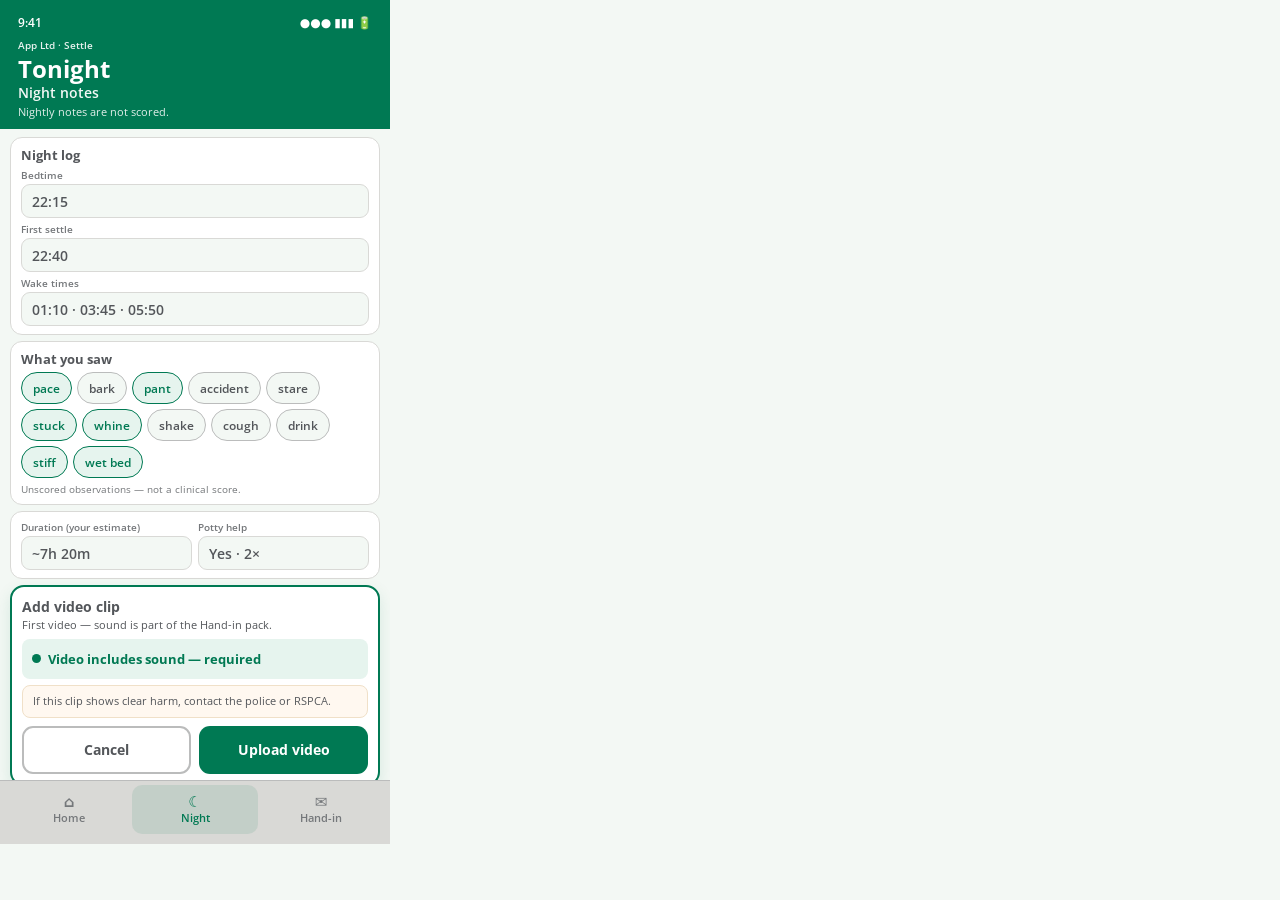
<file: soft-meadow-gapcheck-2026-10-03/night.html>
<!DOCTYPE html>
<html lang="en-GB">
<head>
<meta charset="utf-8" />
<meta name="viewport" content="width=device-width, initial-scale=1" />
<title>Settle Soft Meadow — Night</title>
<link href="https://fonts.googleapis.com/css2?family=Open+Sans:wght@400;600;700&display=swap" rel="stylesheet" />
<style>
:root{--primary:#007953;--bg:#F3F8F4;--cg1:#D9D9D6;--cg4:#BBBCBC;--cg7:#97999B;--cg9:#75787B;--cg11:#53565A;--white:#FFF}
*{box-sizing:border-box;margin:0;padding:0}
html,body{background:#E8ECE9;font-family:"Open Sans",system-ui,sans-serif;color:var(--cg11);-webkit-font-smoothing:antialiased}
.stage{min-height:100vh;display:flex;align-items:flex-start;justify-content:center;padding:24px}
.phone{width:390px;height:844px;background:var(--bg);border-radius:36px;overflow:hidden;position:relative;box-shadow:0 18px 48px rgba(83,86,90,.22);border:1px solid var(--cg4);display:flex;flex-direction:column}
.status{height:36px;padding:8px 18px 0;display:flex;justify-content:space-between;align-items:center;font-size:12px;font-weight:600;color:#fff;background:var(--primary);flex-shrink:0}
.header{background:var(--primary);color:#fff;padding:2px 18px 10px;flex-shrink:0}
.brand{font-size:10px;font-weight:600;opacity:.9;margin-bottom:4px}
.header h1{font-size:24px;font-weight:700;line-height:1.1;margin-bottom:1px}
.header .sub{font-size:14px;font-weight:600;opacity:.95;margin-bottom:2px}
.header .note{font-size:11px;opacity:.88}
.scroll{flex:1;overflow:hidden;padding:8px 10px 0;padding-bottom:70px}
.card{background:#fff;border:1px solid var(--cg1);border-radius:12px;padding:8px 10px;margin-bottom:6px}
.card h2{font-size:13px;font-weight:700;margin-bottom:4px}
.label{font-size:10px;font-weight:600;color:var(--cg9);margin-bottom:2px}
.field{background:var(--bg);border:1.5px solid var(--cg1);border-radius:9px;min-height:34px;padding:6px 10px;font-size:14px;font-weight:600;display:flex;align-items:center;margin-bottom:4px}
.field:last-child{margin-bottom:0}
.chips{display:flex;flex-wrap:wrap;gap:5px}
.chip{min-height:32px;padding:5px 11px;border-radius:999px;border:1.5px solid var(--cg4);background:var(--bg);font-size:12px;font-weight:600;display:inline-flex;align-items:center}
.chip.on{border-color:var(--primary);background:#E6F4EE;color:var(--primary)}
.chip-caption{font-size:10px;color:var(--cg9);margin-top:4px}
.row2{display:grid;grid-template-columns:1fr 1fr;gap:6px}
.tip{display:flex;gap:8px;align-items:center;background:#fff;border:1px solid var(--cg1);border-radius:10px;padding:6px;margin-bottom:6px}
.tip img{width:40px;height:40px;object-fit:cover;border-radius:8px;flex-shrink:0}
.tip p{font-size:10px;line-height:1.3;color:var(--cg9)}
.tip strong{display:block;color:var(--cg11);font-size:11px}
.sheet{background:#fff;border:2px solid var(--primary);border-radius:14px;padding:10px;margin-bottom:4px;box-shadow:0 6px 16px rgba(0,121,83,.12)}
.sheet h2{font-size:14px;font-weight:700;margin-bottom:2px}
.sheet .lead{font-size:11px;line-height:1.3;margin-bottom:2px}
.sound-badge{display:flex;align-items:center;gap:7px;background:#E6F4EE;color:var(--primary);border-radius:8px;padding:8px 10px;font-size:13px;font-weight:700;margin:6px 0;min-height:40px}
.sound-badge .dot{width:9px;height:9px;border-radius:50%;background:var(--primary);flex-shrink:0}
.harm{font-size:11px;line-height:1.35;color:var(--cg11);background:#FFF8F0;border:1px solid #F0E0C8;border-radius:8px;padding:8px 10px;margin-bottom:8px}
.sheet-actions{display:grid;grid-template-columns:1fr 1fr;gap:8px}
.btn{min-height:48px;border-radius:11px;font-family:inherit;font-size:14px;font-weight:700;display:flex;align-items:center;justify-content:center;border:none}
.btn-ghost{background:#fff;border:2px solid var(--cg4);color:var(--cg11)}
.btn-primary{background:var(--primary);color:#fff}
.nav{position:absolute;left:0;right:0;bottom:0;height:64px;background:var(--cg1);border-top:1px solid var(--cg4);display:grid;grid-template-columns:1fr 1fr 1fr;padding:4px 6px 10px;z-index:2}
.nav a{text-decoration:none;display:flex;flex-direction:column;align-items:center;justify-content:center;gap:1px;font-size:11px;font-weight:600;color:var(--cg9);border-radius:10px}
.nav a.active{color:var(--primary);background:rgba(0,121,83,.10)}
.nav .ico{font-size:15px;line-height:1}
</style>
<style id="capture">
html,body{background:#F3F8F4!important;margin:0!important;padding:0!important}
.stage{padding:0!important;min-height:auto!important;display:block!important}
.phone{border-radius:0!important;box-shadow:none!important;border:none!important;width:390px!important;height:844px!important}
</style>
</head>
<body>
<div class="stage"><div class="phone" id="frame">
<div class="status"><span>9:41</span><span>●●●  ▮▮▮  🔋</span></div>
<div class="header">
  <div class="brand">App Ltd · Settle</div>
  <h1>Tonight</h1>
  <div class="sub">Night notes</div>
  <div class="note">Nightly notes are not scored.</div>
</div>
<div class="scroll">
  <div class="card">
    <h2>Night log</h2>
    <div class="label">Bedtime</div><div class="field">22:15</div>
    <div class="label">First settle</div><div class="field">22:40</div>
    <div class="label">Wake times</div><div class="field">01:10 · 03:45 · 05:50</div>
  </div>
  <div class="card">
    <h2>What you saw</h2>
    <div class="chips">
      <span class="chip on">pace</span><span class="chip">bark</span><span class="chip on">pant</span>
      <span class="chip">accident</span><span class="chip">stare</span><span class="chip on">stuck</span>
      <span class="chip on">whine</span><span class="chip">shake</span><span class="chip">cough</span>
      <span class="chip">drink</span><span class="chip on">stiff</span><span class="chip on">wet bed</span>
    </div>
    <p class="chip-caption">Unscored observations — not a clinical score.</p>
  </div>
  <div class="card"><div class="row2">
    <div><div class="label">Duration (your estimate)</div><div class="field">~7h 20m</div></div>
    <div><div class="label">Potty help</div><div class="field">Yes · 2×</div></div>
  </div></div>
  <div class="sheet" role="region" aria-label="Add video clip">
    <h2>Add video clip</h2>
    <p class="lead">First video — sound is part of the Hand-in pack.</p>
    <div class="sound-badge"><span class="dot"></span> Video includes sound — required</div>
    <div class="harm">If this clip shows clear harm, contact the police or RSPCA.</div>
    <div class="sheet-actions">
      <div class="btn btn-ghost">Cancel</div>
      <div class="btn btn-primary">Upload video</div>
    </div>
  </div>
</div>
<nav class="nav" aria-label="Primary">
  <a href="#"><span class="ico">⌂</span>Home</a>
  <a class="active" href="#"><span class="ico">☾</span>Night</a>
  <a href="hand-in.html"><span class="ico">✉</span>Hand-in</a>
</nav>
</div></div>
</body>
</html>
</file>
<file: css/app.css>
:root {
  --meadow: #1b6b4a;
  --meadow-dark: #14553b;
  --paper: #eef6ef;
  --card: #ffffff;
  --ink: #163127;
  --muted: #4d6458;
  --rule: #c9ddd1;
  --draft: #b42318;
  --draft-bg: #fde8e6;
  --off: #157a4a;
}

* { box-sizing: border-box; }
html, body { margin: 0; min-height: 100%; }
body {
  font-family: "Nunito", "Segoe UI", sans-serif;
  background: #d7e4db;
  color: var(--ink);
}

.page {
  max-width: 430px;
  min-height: 100vh;
  margin: 0 auto;
  background: var(--paper);
  display: flex;
  flex-direction: column;
}

.bar {
  display: flex;
  justify-content: space-between;
  padding: 10px 18px 4px;
  font-size: 12px;
  font-weight: 700;
}

.draft-top {
  background: var(--draft);
  color: #fff;
  font-size: 12px;
  font-weight: 700;
  text-align: center;
  padding: 8px 14px;
  line-height: 1.35;
}

.header {
  background: var(--meadow);
  color: #fff;
  padding: 14px 18px 18px;
}
.header p { margin: 0; font-size: 13px; opacity: 0.92; }
.header h1 { margin: 4px 0 0; font-family: Georgia, serif; font-size: 28px; font-weight: 700; line-height: 1.15; }
.header .sub { margin-top: 4px; font-size: 14px; opacity: 0.95; }

.main { padding: 14px 16px 24px; flex: 1; }
.card {
  background: var(--card);
  border-radius: 16px;
  padding: 14px;
  margin: 0 0 12px;
  border: 1px solid var(--rule);
}
.card h2 { margin: 0 0 8px; font-size: 16px; }
.card p, .card li { font-size: 14px; line-height: 1.45; color: var(--ink); }
.muted { color: var(--muted); }

.banner {
  background: var(--draft-bg);
  color: var(--draft);
  border: 1px solid #f3b4ae;
  border-radius: 12px;
  padding: 10px 12px;
  font-size: 12px;
  font-weight: 800;
  text-transform: uppercase;
  letter-spacing: 0.02em;
  margin-bottom: 12px;
}

.off {
  display: inline-flex;
  align-items: center;
  gap: 8px;
  background: #e7f4ec;
  color: var(--off);
  border-radius: 999px;
  padding: 6px 10px;
  font-size: 13px;
  font-weight: 800;
  margin: 8px 0;
}
.off b {
  background: var(--off);
  color: #fff;
  border-radius: 6px;
  padding: 2px 6px;
  font-size: 11px;
}

.week {
  display: grid;
  grid-template-columns: repeat(7, 1fr);
  gap: 6px;
  text-align: center;
  font-size: 11px;
  font-weight: 700;
  color: var(--muted);
}
.dot {
  width: 28px;
  height: 28px;
  border-radius: 50%;
  margin: 6px auto 0;
  border: 2px solid var(--meadow);
  background: #fff;
}
.dot.logged { background: var(--meadow); }
.dot.wake { background: var(--meadow); box-shadow: inset -6px -6px 0 0 #fff; }
.dot.open { border-color: #c5d4cb; background: #eef2ef; }
.key { display: flex; flex-wrap: wrap; gap: 10px; font-size: 12px; color: var(--muted); margin-top: 10px; }
.key span::before { content: ""; display: inline-block; width: 10px; height: 10px; border-radius: 50%; margin-right: 5px; background: var(--meadow); vertical-align: -1px; }

.row { display: flex; justify-content: space-between; gap: 10px; padding: 8px 0; border-bottom: 1px solid var(--rule); font-size: 14px; }
.row:last-child { border-bottom: 0; }
.chips { display: flex; flex-wrap: wrap; gap: 6px; }
.chip {
  border: 1px solid var(--meadow);
  border-radius: 999px;
  padding: 5px 10px;
  font-size: 13px;
  font-weight: 700;
}
.chip.on { background: var(--meadow); color: #fff; }

.stats { display: grid; grid-template-columns: 1fr 1fr; gap: 10px; text-align: center; }
.stats b { display: block; font-size: 36px; font-family: Georgia, serif; color: var(--meadow); }
.stats span { font-size: 13px; color: var(--muted); }

label.field { display: block; font-size: 13px; font-weight: 700; margin: 10px 0 4px; }
input[type="email"], input[type="password"] {
  width: 100%;
  border: 1px solid var(--rule);
  border-radius: 10px;
  padding: 12px;
  font: inherit;
}

.check { display: flex; gap: 10px; align-items: flex-start; font-size: 14px; margin: 14px 0; }
.actions { display: flex; gap: 10px; margin-top: 16px; }
.btn {
  flex: 1;
  display: block;
  text-align: center;
  text-decoration: none;
  border-radius: 999px;
  padding: 13px 12px;
  font-weight: 800;
  font-size: 15px;
  border: 2px solid var(--meadow);
}
.btn-primary { background: var(--meadow); color: #fff; }
.btn-ghost { background: #fff; color: var(--ink); }
form:not(:has(#terms:checked)) .btn-primary {
  opacity: 0.4;
  pointer-events: none;
}

.nav {
  display: grid;
  grid-template-columns: 1fr 1fr 1fr;
  gap: 8px;
  padding: 10px 12px 18px;
  background: #e7eee9;
  border-top: 1px solid var(--rule);
}
.nav a {
  text-align: center;
  text-decoration: none;
  color: var(--muted);
  font-size: 12px;
  font-weight: 800;
  padding: 10px 4px;
  border-radius: 12px;
}
.nav a.on { background: #dce8e0; color: var(--ink); }

.index-list { list-style: none; padding: 0; margin: 0; }
.index-list a {
  display: block;
  background: #fff;
  border: 1px solid var(--rule);
  border-radius: 14px;
  padding: 14px;
  margin-bottom: 10px;
  text-decoration: none;
  color: var(--ink);
}
.index-list b { display: block; font-size: 16px; }
.index-list span { font-size: 13px; color: var(--muted); }

.note { font-size: 12px; color: var(--muted); text-align: center; margin-top: 10px; }
.warn { font-size: 12px; color: var(--draft); font-weight: 700; }
</file>
